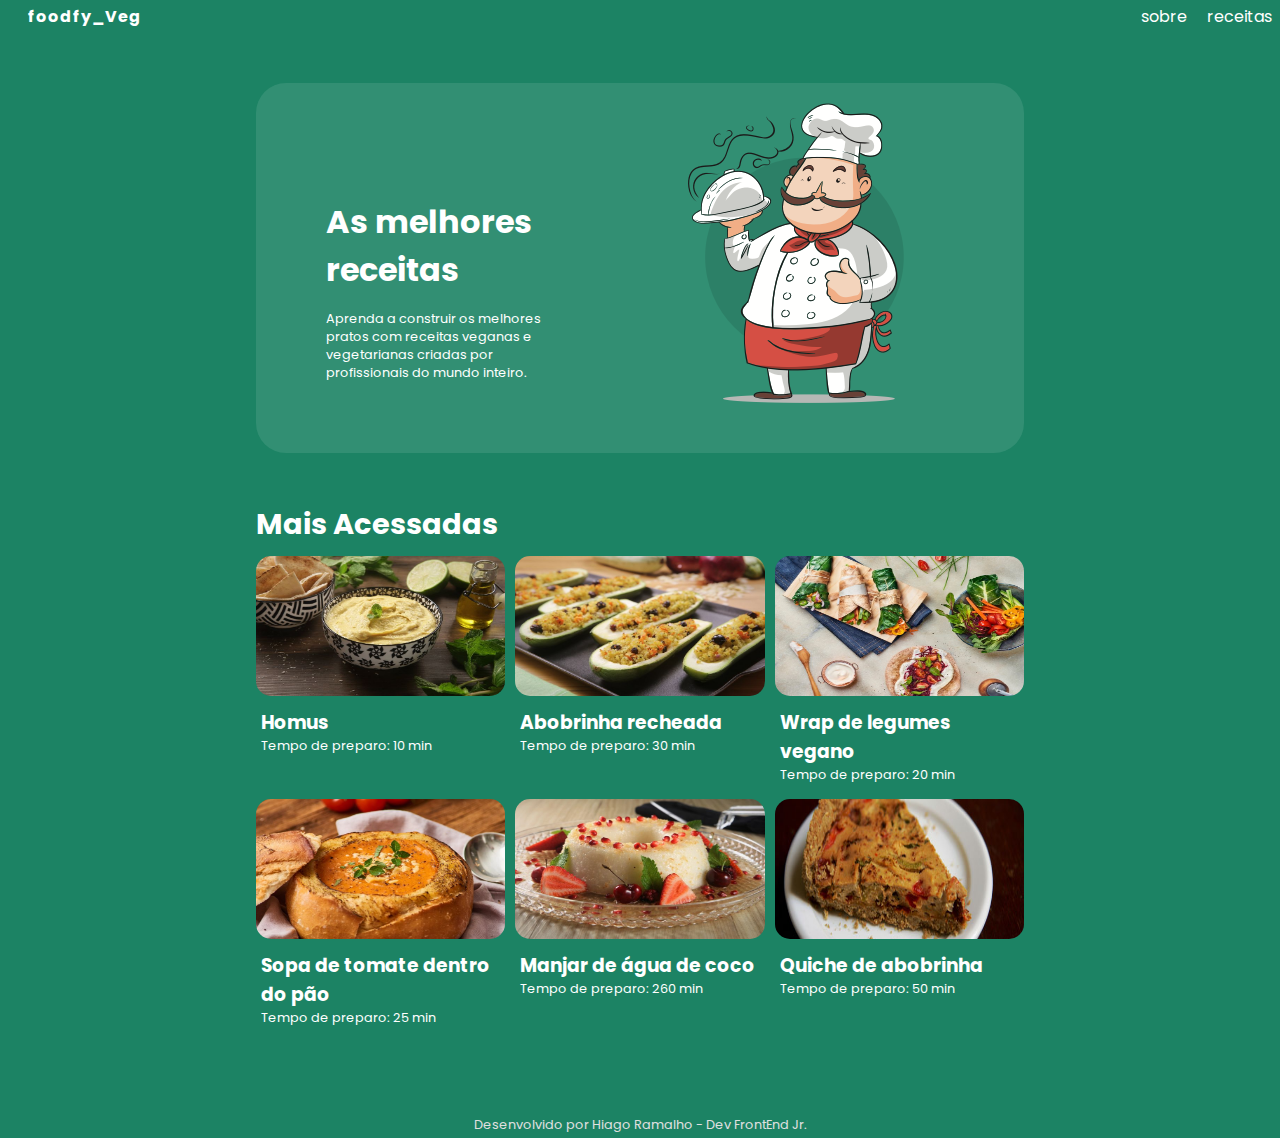
<file: myFoodfy/index.html>
<!DOCTYPE html>
<html lang="pt-BR">

<head>
    <meta charset="UTF-8">
    <meta http-equiv="X-UA-Compatible" content="IE=edge">
    <meta name="viewport" content="width=device-width, initial-scale=1.0">

    <link href="https://fonts.googleapis.com/icon?family=Material+Icons" rel="stylesheet">
    <link rel="shortcut icon" href="./icons/restaurant_white_24dp.svg" style="background-color: white;" type="image/x-icon">
    <link rel="stylesheet" href="./styles/index.css">



    <title>foodfy_Veg</title>
</head>

<body>

    <header class="navBar">

        <div id="home">
            <a href="./index.html" title="Home">foodfy_Veg</a>
        </div>

        <div id="links">
            <a href="./views/about.html" title="Sobre">sobre</a>
            <a href="./views/revenues.html" title="Receitas">receitas</a>
        </div>

    </header>

    <section id="content">

        <div id="textContent">
            <h2>As melhores receitas</h2>

            <p>Aprenda a construir os melhores pratos
                com receitas veganas e vegetarianas criadas por profissionais
                do mundo inteiro.</p>
        </div>

        <div id="imageContent">
            <img src="./images/chef.png" alt="Chef" srcset="">
        </div>

    </section>

    <section class="mostAccessed">

        <div id="title">

            <h2>Mais Acessadas</h2>
        </div>

        <div class="revenue">
            <div class="imageRevenue">
                <img src="./images/1.jpg" alt="" srcset="">
            </div>

            <div class="contentRevenue">
                <h3>Homus</h3>
                <p>Tempo de preparo: 10 min</p>
            </div>

        </div>

        <div class="revenue">
            <div class="imageRevenue">
                <img src="./images/2.jpg" alt="" srcset="">
            </div>

            <div class="contentRevenue">
                <h3>Abobrinha recheada</h3>
                <p>Tempo de preparo: 30 min</p>
            </div>

        </div>

        <div class="revenue">
            <div class="imageRevenue">
                <img src="./images/3.jpg" alt="" srcset="">
            </div>

            <div class="contentRevenue">
                <h3>Wrap de legumes vegano</h3>
                <p>Tempo de preparo: 20 min</p>
            </div>

        </div>

        <div class="revenue">
            <div class="imageRevenue">
                <img src="./images/4.jpg" alt="" srcset="">
            </div>

            <div class="contentRevenue">
                <h3>Sopa de tomate dentro do pão</h3>
                <p>Tempo de preparo: 25 min</p>
            </div>

        </div>

        <div class="revenue">
            <div class="imageRevenue">
                <img src="./images/5.jpg" alt="" srcset="">
            </div>

            <div class="contentRevenue">
                <h3>Manjar de água de coco</h3>
                <p>Tempo de preparo: 260 min</p>
            </div>

        </div>

        <div class="revenue">
            <div class="imageRevenue">
                <img src="./images/6.jpg" alt="" srcset="">
            </div>

            <div class="contentRevenue">
                <h3>Quiche de abobrinha</h3>
                <p>Tempo de preparo: 50 min</p>
            </div>

        </div>

    </section>


    <footer>
        <p>Desenvolvido por <a href="https://www.linkedin.com/in/hiago-ramalho/" target="_blank">Hiago Ramalho</a> - Dev FrontEnd Jr.</p>
    </footer>

</body>

</html>
</file>
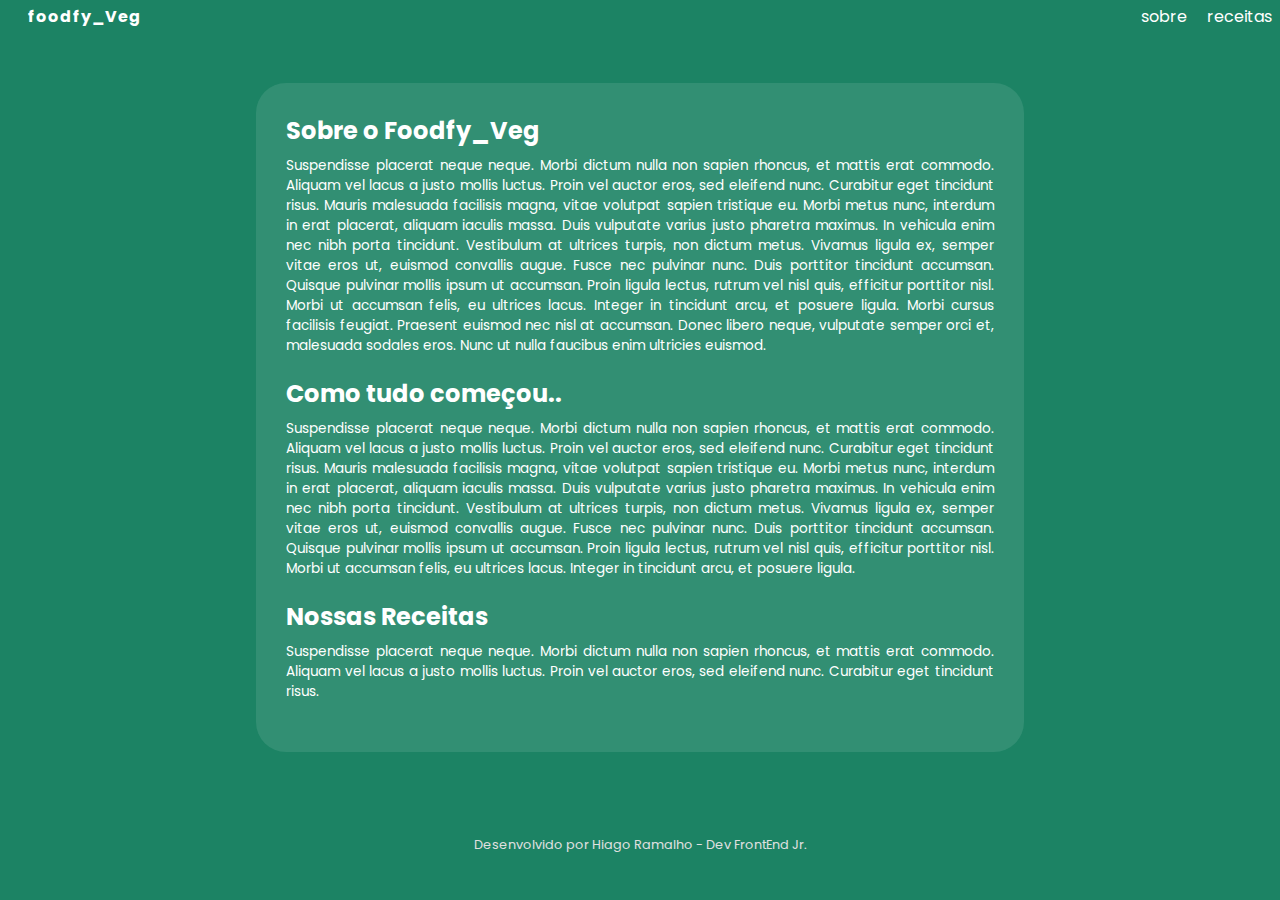
<file: myFoodfy/views/about.html>
<!DOCTYPE html>
<html lang="pt-BR">

<head>
    <meta charset="UTF-8">
    <meta http-equiv="X-UA-Compatible" content="IE=edge">
    <meta name="viewport" content="width=device-width, initial-scale=1.0">

    <link rel="shortcut icon" href="../icons/restaurant_white_24dp.svg" type="image/x-icon">
    <link rel="stylesheet" href="../styles/about.css"">


    <title>foodfy_Veg</title>
</head>

<body>

    <header class="navBar">

        <div id="home">
            <a href="../index.html" title="Home">foodfy_Veg</a>
        </div>

        <div id="links">
            <a href="./about.html" title="Sobre">sobre</a>
            <a href="./revenues.html" title="Receitas">receitas</a>
        </div>

    </header>

    <section id="content">

        <h2>Sobre o Foodfy_Veg</h2>
        <p>
            Suspendisse placerat neque neque. Morbi dictum nulla non sapien rhoncus, et mattis erat commodo. Aliquam vel
            lacus a justo mollis luctus. Proin vel auctor eros, sed eleifend nunc. Curabitur eget tincidunt risus.
            Mauris malesuada
            facilisis magna, vitae volutpat sapien tristique eu. Morbi metus nunc, interdum in erat placerat, aliquam
            iaculis massa.
            Duis vulputate varius justo pharetra maximus. In vehicula enim nec nibh porta tincidunt. Vestibulum at
            ultrices turpis,
            non dictum metus. Vivamus ligula ex, semper vitae eros ut, euismod convallis augue.
            Fusce nec pulvinar nunc. Duis porttitor tincidunt accumsan. Quisque pulvinar mollis ipsum ut accumsan. Proin
            ligula
            lectus, rutrum vel nisl quis, efficitur porttitor nisl. Morbi ut accumsan felis, eu ultrices lacus. Integer
            in tincidunt arcu, et
            posuere ligula. Morbi cursus facilisis feugiat. Praesent euismod nec nisl at accumsan. Donec libero neque,
            vulputate
            semper orci et, malesuada sodales eros. Nunc ut nulla faucibus enim ultricies euismod.
        </p>

        <h2>Como tudo começou..</h2>
        <p>
            Suspendisse placerat neque neque. Morbi dictum nulla non sapien rhoncus, et mattis erat commodo. Aliquam vel
            lacus a justo mollis luctus. Proin vel auctor eros, sed eleifend nunc. Curabitur eget tincidunt risus.
            Mauris malesuada
            facilisis magna, vitae volutpat sapien tristique eu. Morbi metus nunc, interdum in erat placerat, aliquam
            iaculis massa.
            Duis vulputate varius justo pharetra maximus. In vehicula enim nec nibh porta tincidunt. Vestibulum at
            ultrices turpis,
            non dictum metus. Vivamus ligula ex, semper vitae eros ut, euismod convallis augue.
            Fusce nec pulvinar nunc. Duis porttitor tincidunt accumsan. Quisque pulvinar mollis ipsum ut accumsan. Proin
            ligula
            lectus, rutrum vel nisl quis, efficitur porttitor nisl. Morbi ut accumsan felis, eu ultrices lacus. Integer
            in tincidunt arcu, et
            posuere ligula.
        </p>

        <h2>Nossas Receitas</h2>
        <p>
            Suspendisse placerat neque neque. Morbi dictum nulla non sapien rhoncus, et mattis erat commodo. Aliquam vel
            lacus a justo mollis luctus. Proin vel auctor eros, sed eleifend nunc. Curabitur eget tincidunt risus.
        </p>

    </section>

    <footer>
        <p>Desenvolvido por <a href="https://www.linkedin.com/in/hiago-ramalho/" target="_blank">Hiago Ramalho</a> - Dev FrontEnd Jr.</p>
    </footer>
</body>

</html>
</file>
<file: myFoodfy/styles/index.css>
@import url('https://fonts.googleapis.com/css2?family=Poppins:ital,wght@0,400;0,500;0,700;1,400;1,500;1,700&display=swap');

:root {
    --main-font: 'Poppins', sans-serif;
}

* {
    padding: 0;
    margin: 0;
    border: 0;
    box-sizing: border-box;

    font-family: var(--main-font);

    position: relative;

    background-color: #1c8364;
}

.navBar {
    width: 100%;
    padding: 4px 0;

    display: flex;
    justify-content: space-between;
}

.navBar a {
    text-decoration: none;
    color: white;

    padding: 8px;

    font-family: var(--main-font);
}

.navBar #home a {
    font-weight: 700;
    font-size: 1.0rem;
    letter-spacing: 0.06rem;

    margin-left: 20px;
}

.navBar #links a:hover {
    background-color: #135b46;
    transition: 600ms;
}

#content {
    max-width: 60%;
    height: 370px;
    margin: 50px auto 0 auto;
    padding: 20px;
    border-radius: 30px;

    display: flex;
    justify-content: space-between;
    position: relative;

    background-color: #328f73;
}

#content #textContent {
    background-color: #328f73;
    max-width: 60%;

    color: white;

    padding: 50px;
    margin-top: 45px;
}

#content #textContent h2 {
    font-size: 2.0rem;
    background-color: #328f73;
}

#content #textContent p {
    font-size: 0.8rem;
    background-color: #328f73;

    max-width: 70%;
    margin-top: 16px;
}

#content #imageContent {
    background-color: #328f73;
}

#content #imageContent img {

    margin-bottom: 0;
    margin-right: 100px;

    background-color: #328f73;

}

.mostAccessed {
    max-width: 60%;
    margin: 50px auto 20px auto;

    color: white;

    display: grid;
    grid-template-columns: 1fr 1fr 1fr;
    gap: 10px;
}

.mostAccessed #title {
    width: 100%;

    grid-column-start: 1;
    grid-column-end: 4;

    font-size: 1.2rem;
}

.mostAccessed .revenue {
    cursor: pointer;
}


.mostAccessed .revenue .imageRevenue img {
    width: 100%;
    height: 140px;
    border-radius: 15px;
}

.mostAccessed .revenue .contentRevenue {
    padding: 5px;
}

.mostAccessed .revenue .contentRevenue p {
    
    font-size: 0.8rem;
}

footer p{
    margin-top: 80px;
    padding: 4px;

    font-size: 0.8rem;
    text-align: center;
    color: #e0e0e0;
}

footer p a {
    color: #e0e0e0;
    text-decoration: none;
}

footer p a:hover {
    cursor: pointer;

    color: black;
    transition: 400ms;
    text-decoration: underline;
}
</file>
<file: myFoodfy/styles/about.css>
@import url('https://fonts.googleapis.com/css2?family=Poppins:ital,wght@0,400;0,500;0,700;1,400;1,500;1,700&display=swap');

:root {
    --main-font: 'Poppins', sans-serif;
}

* {
    padding: 0;
    margin: 0;
    border: 0;
    box-sizing: border-box;

    font-family: var(--main-font);

    position: relative;

    background-color: #1c8364;
}

.navBar {
    width: 100%;
    padding: 4px 0;

    display: flex;
    justify-content: space-between;
}

.navBar a {
    text-decoration: none;
    color: white;

    padding: 8px;

    font-family: var(--main-font);
}

.navBar #home a {
    font-weight: 700;
    font-size: 1.0rem;
    letter-spacing: 0.06rem;

    margin-left: 20px;
}

.navBar #links a:hover {
    background-color: #135b46;
    transition: 600ms;
}

#content {
    max-width: 60%;
    margin: 50px auto 0 auto;
    padding: 30px;
    border-radius: 30px;

    color: white;
    text-align: justify;

    background-color: #328f73;
}

#content h2 {
    background-color: #328f73;
}

#content p { 
    margin-top: 8px;
    margin-bottom: 20px;

    font-size: 0.85rem;
    background-color: #328f73;
}


footer p{
    margin-top: 80px;
    padding: 4px;

    font-size: 0.8rem;
    text-align: center;
    color: #e0e0e0;
}

footer p a {
    color: #e0e0e0;
    text-decoration: none;
}

footer p a:hover {
    cursor: pointer;

    color: black;
    transition: 400ms;
    text-decoration: underline;
}
</file>
